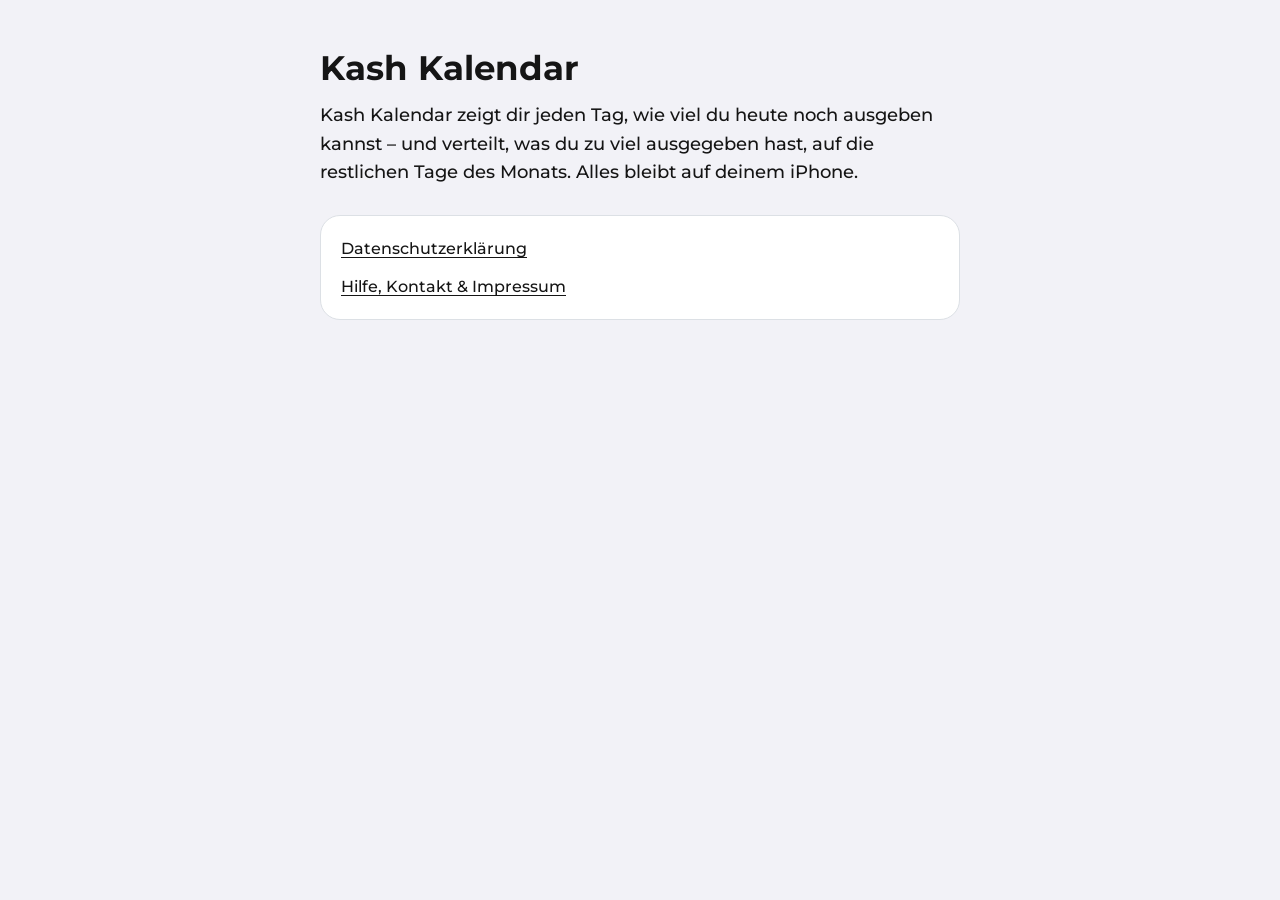
<file: index.html>
<!doctype html>
<html lang="de">
<head>
  <meta charset="utf-8">
  <meta name="viewport" content="width=device-width, initial-scale=1">
  <title>Kash Kalendar</title>
  <link rel="stylesheet" href="stil.css">
</head>
<body>
<main>
  <h1>Kash Kalendar</h1>
  <p class="einleitung">Kash Kalendar zeigt dir jeden Tag, wie viel du heute noch ausgeben kannst – und verteilt, was du zu viel ausgegeben hast, auf die restlichen Tage des Monats. Alles bleibt auf deinem iPhone.</p>

  <section class="box">
    <p><a href="datenschutz.html">Datenschutzerklärung</a></p>
    <p><a href="kontakt.html">Hilfe, Kontakt &amp; Impressum</a></p>
  </section>
</main>
</body>
</html>
</file>
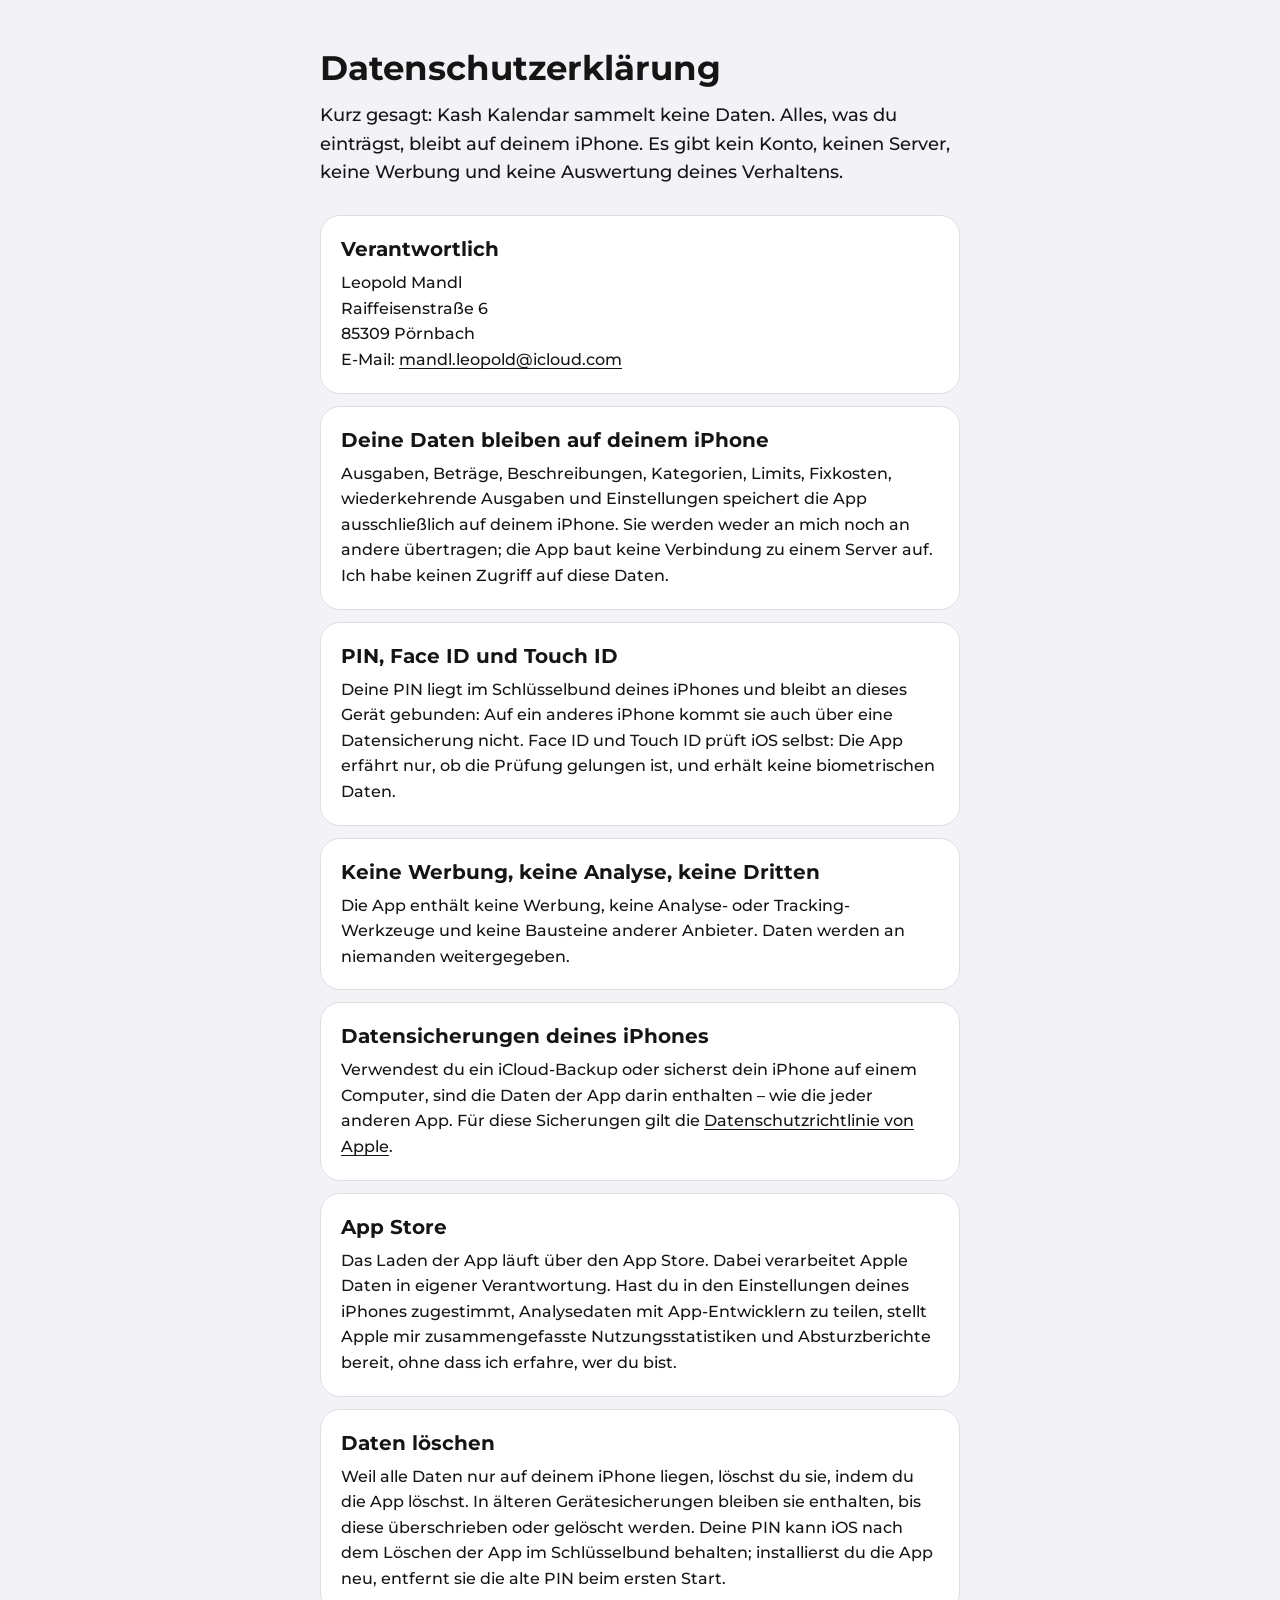
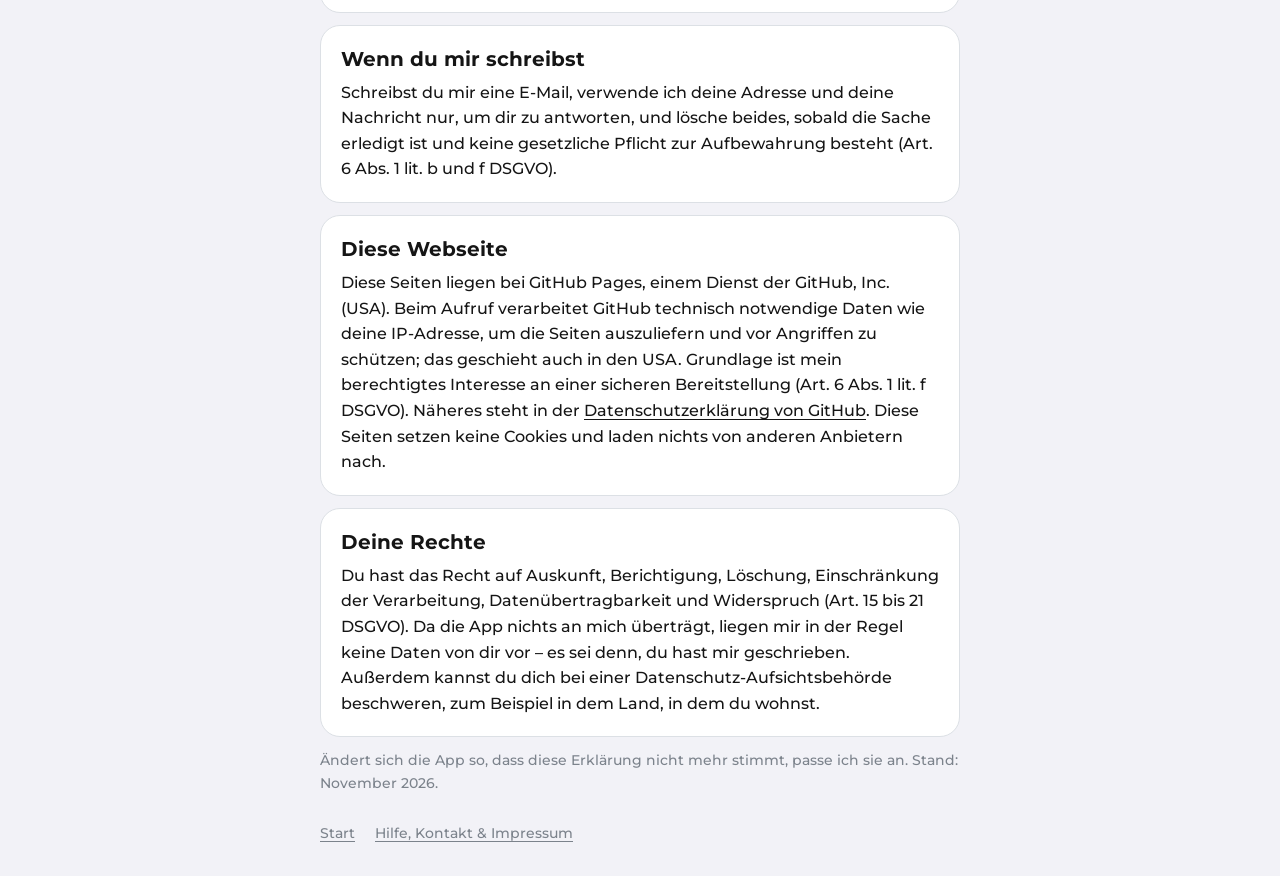
<file: datenschutz.html>
<!doctype html>
<html lang="de">
<head>
  <meta charset="utf-8">
  <meta name="viewport" content="width=device-width, initial-scale=1">
  <title>Datenschutz – Kash Kalendar</title>
  <link rel="stylesheet" href="stil.css">
</head>
<body>
<main>
  <h1>Datenschutz­erklärung</h1>
  <p class="einleitung">Kurz gesagt: Kash Kalendar sammelt keine Daten. Alles, was du einträgst, bleibt auf deinem iPhone. Es gibt kein Konto, keinen Server, keine Werbung und keine Auswertung deines Verhaltens.</p>

  <section class="box">
    <h2>Verantwortlich</h2>
    <address class="adresse">
      Leopold Mandl<br>
      Raiffeisenstraße 6<br>
      85309 Pörnbach<br>
      E-Mail: <a href="mailto:mandl.leopold@icloud.com">mandl.leopold@icloud.com</a>
    </address>
  </section>

  <section class="box">
    <h2>Deine Daten bleiben auf deinem iPhone</h2>
    <p>Ausgaben, Beträge, Beschreibungen, Kategorien, Limits, Fixkosten, wiederkehrende Ausgaben und Einstellungen speichert die App ausschließlich auf deinem iPhone. Sie werden weder an mich noch an andere übertragen; die App baut keine Verbindung zu einem Server auf. Ich habe keinen Zugriff auf diese Daten.</p>
  </section>

  <section class="box">
    <h2>PIN, Face ID und Touch ID</h2>
    <p>Deine PIN liegt im Schlüsselbund deines iPhones und bleibt an dieses Gerät gebunden: Auf ein anderes iPhone kommt sie auch über eine Datensicherung nicht. Face ID und Touch ID prüft iOS selbst: Die App erfährt nur, ob die Prüfung gelungen ist, und erhält keine biometrischen Daten.</p>
  </section>

  <section class="box">
    <h2>Keine Werbung, keine Analyse, keine Dritten</h2>
    <p>Die App enthält keine Werbung, keine Analyse- oder Tracking-Werkzeuge und keine Bausteine anderer Anbieter. Daten werden an niemanden weitergegeben.</p>
  </section>

  <section class="box">
    <h2>Datensicherungen deines iPhones</h2>
    <p>Verwendest du ein iCloud-Backup oder sicherst dein iPhone auf einem Computer, sind die Daten der App darin enthalten – wie die jeder anderen App. Für diese Sicherungen gilt die <a href="https://www.apple.com/de/legal/privacy/">Datenschutzrichtlinie von Apple</a>.</p>
  </section>

  <section class="box">
    <h2>App Store</h2>
    <p>Das Laden der App läuft über den App Store. Dabei verarbeitet Apple Daten in eigener Verantwortung. Hast du in den Einstellungen deines iPhones zugestimmt, Analysedaten mit App-Entwicklern zu teilen, stellt Apple mir zusammengefasste Nutzungsstatistiken und Absturzberichte bereit, ohne dass ich erfahre, wer du bist.</p>
  </section>

  <section class="box">
    <h2>Daten löschen</h2>
    <p>Weil alle Daten nur auf deinem iPhone liegen, löschst du sie, indem du die App löschst. In älteren Gerätesicherungen bleiben sie enthalten, bis diese überschrieben oder gelöscht werden. Deine PIN kann iOS nach dem Löschen der App im Schlüsselbund behalten; installierst du die App neu, entfernt sie die alte PIN beim ersten Start.</p>
  </section>

  <section class="box">
    <h2>Wenn du mir schreibst</h2>
    <p>Schreibst du mir eine E-Mail, verwende ich deine Adresse und deine Nachricht nur, um dir zu antworten, und lösche beides, sobald die Sache erledigt ist und keine gesetzliche Pflicht zur Aufbewahrung besteht (Art. 6 Abs. 1 lit. b und f DSGVO).</p>
  </section>

  <section class="box">
    <h2>Diese Webseite</h2>
    <p>Diese Seiten liegen bei GitHub Pages, einem Dienst der GitHub, Inc. (USA). Beim Aufruf verarbeitet GitHub technisch notwendige Daten wie deine IP-Adresse, um die Seiten auszuliefern und vor Angriffen zu schützen; das geschieht auch in den USA. Grundlage ist mein berechtigtes Interesse an einer sicheren Bereitstellung (Art. 6 Abs. 1 lit. f DSGVO). Näheres steht in der <a href="https://docs.github.com/de/site-policy/privacy-policies/github-general-privacy-statement">Datenschutzerklärung von GitHub</a>. Diese Seiten setzen keine Cookies und laden nichts von anderen Anbietern nach.</p>
  </section>

  <section class="box">
    <h2>Deine Rechte</h2>
    <p>Du hast das Recht auf Auskunft, Berichtigung, Löschung, Einschränkung der Verarbeitung, Datenübertragbarkeit und Widerspruch (Art. 15 bis 21 DSGVO). Da die App nichts an mich überträgt, liegen mir in der Regel keine Daten von dir vor – es sei denn, du hast mir geschrieben. Außerdem kannst du dich bei einer Datenschutz-Aufsichtsbehörde beschweren, zum Beispiel in dem Land, in dem du wohnst.</p>
  </section>

  <p class="leise">Ändert sich die App so, dass diese Erklärung nicht mehr stimmt, passe ich sie an. Stand: November 2026.</p>

  <nav>
    <a href="index.html">Start</a>
    <a href="kontakt.html">Hilfe, Kontakt &amp; Impressum</a>
  </nav>
</main>
</body>
</html>
</file>
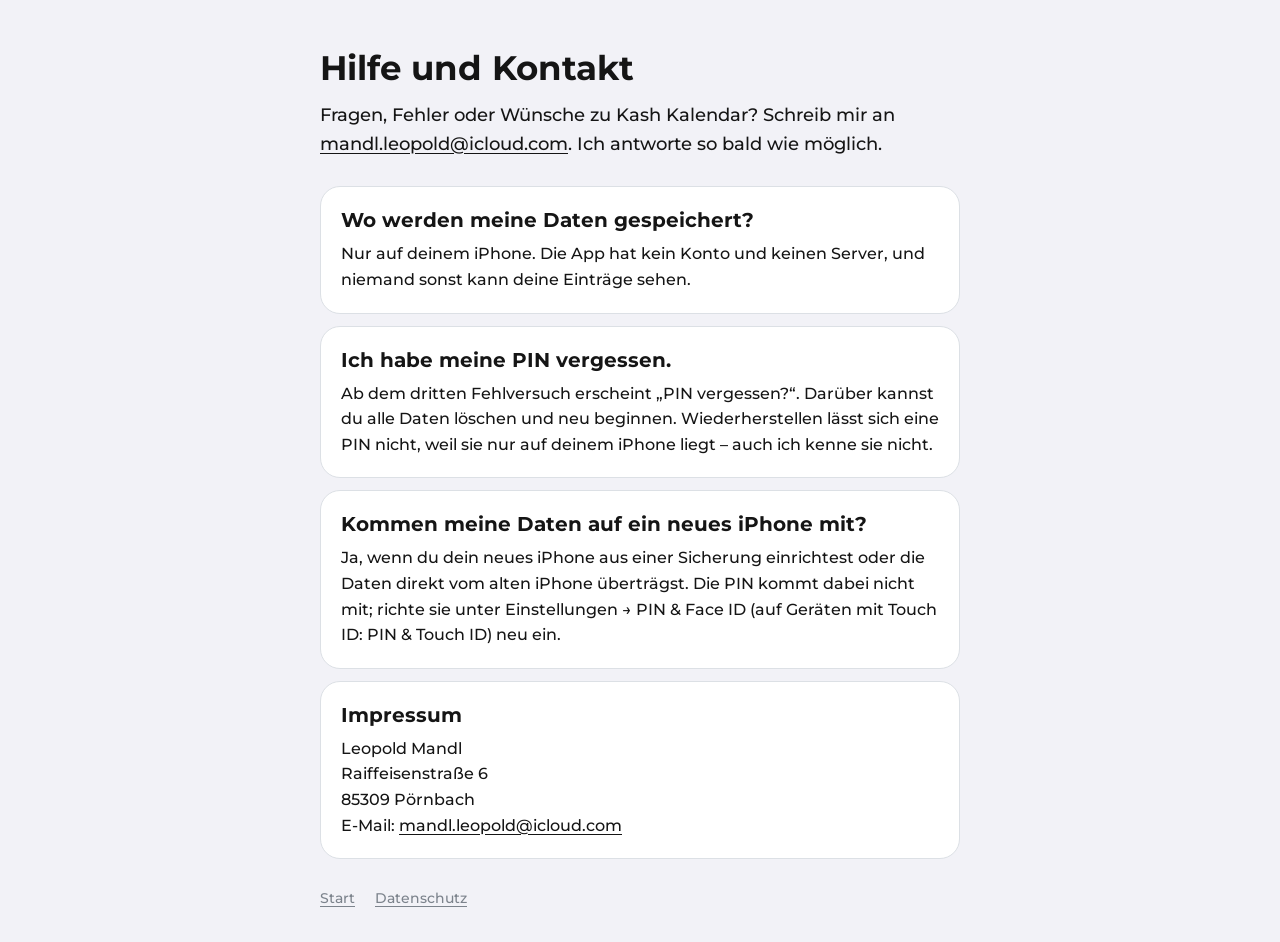
<file: kontakt.html>
<!doctype html>
<html lang="de">
<head>
  <meta charset="utf-8">
  <meta name="viewport" content="width=device-width, initial-scale=1">
  <title>Hilfe und Kontakt – Kash Kalendar</title>
  <link rel="stylesheet" href="stil.css">
</head>
<body>
<main>
  <h1>Hilfe und Kontakt</h1>
  <p class="einleitung">Fragen, Fehler oder Wünsche zu Kash Kalendar? Schreib mir an <a href="mailto:mandl.leopold@icloud.com">mandl.leopold@icloud.com</a>. Ich antworte so bald wie möglich.</p>

  <section class="box">
    <h2>Wo werden meine Daten gespeichert?</h2>
    <p>Nur auf deinem iPhone. Die App hat kein Konto und keinen Server, und niemand sonst kann deine Einträge sehen.</p>
  </section>

  <section class="box">
    <h2>Ich habe meine PIN vergessen.</h2>
    <p>Ab dem dritten Fehlversuch erscheint „PIN vergessen?“. Darüber kannst du alle Daten löschen und neu beginnen. Wiederherstellen lässt sich eine PIN nicht, weil sie nur auf deinem iPhone liegt – auch ich kenne sie nicht.</p>
  </section>

  <section class="box">
    <h2>Kommen meine Daten auf ein neues iPhone mit?</h2>
    <p>Ja, wenn du dein neues iPhone aus einer Sicherung einrichtest oder die Daten direkt vom alten iPhone überträgst. Die PIN kommt dabei nicht mit; richte sie unter Einstellungen → PIN &amp; Face ID (auf Geräten mit Touch ID: PIN &amp; Touch ID) neu ein.</p>
  </section>

  <section class="box">
    <h2>Impressum</h2>
    <address class="adresse">
      Leopold Mandl<br>
      Raiffeisenstraße 6<br>
      85309 Pörnbach<br>
      E-Mail: <a href="mailto:mandl.leopold@icloud.com">mandl.leopold@icloud.com</a>
    </address>
  </section>

  <nav>
    <a href="index.html">Start</a>
    <a href="datenschutz.html">Datenschutz</a>
  </nav>
</main>
</body>
</html>
</file>
<file: stil.css>
/* Die Seiten zu Datenschutz und Kontakt — in den Farben der App, hell und dunkel.
   Die Schrift liegt hier mit: Nichts wird von fremden Servern nachgeladen, und deshalb braucht
   diese Seite auch keinen Cookie-Hinweis. */

@font-face {
  font-family: "Montserrat";
  src: url("montserrat-medium.ttf") format("truetype");
  font-weight: 500;
  font-display: swap;
}

@font-face {
  font-family: "Montserrat";
  src: url("montserrat-bold.ttf") format("truetype");
  font-weight: 700;
  font-display: swap;
}

:root {
  --hintergrund: #F2F2F7;
  --flaeche: #FFFFFF;
  --kontur: #DCE0E5;
  --schrift: #151515;
  --grau: #7C838C;
  --markierung: #FFE7A3;
}

@media (prefers-color-scheme: dark) {
  :root {
    --hintergrund: #000000;
    --flaeche: #121212;
    --kontur: #33363C;
    --schrift: #E8E8E8;
    --grau: #9AA0A6;
    --markierung: #5C4A12;
  }
}

* { box-sizing: border-box; }

body {
  margin: 0;
  background: var(--hintergrund);
  color: var(--schrift);
  font-family: "Montserrat", -apple-system, BlinkMacSystemFont, "Helvetica Neue", sans-serif;
  font-weight: 500;
  font-size: 16px;
  line-height: 1.6;
  -webkit-text-size-adjust: 100%;
}

main {
  max-width: 680px;
  margin: 0 auto;
  padding: 48px 20px 32px;
}

h1 {
  font-weight: 700;
  font-size: 34px;
  line-height: 1.2;
  margin: 0 0 12px;
}

h2 {
  font-weight: 700;
  font-size: 20px;
  line-height: 1.3;
  margin: 0 0 8px;
}

p { margin: 0 0 12px; }
p:last-child { margin-bottom: 0; }

a { color: inherit; text-underline-offset: 3px; }

.einleitung {
  font-size: 18px;
  margin-bottom: 28px;
}

.box {
  background: var(--flaeche);
  border: 1px solid var(--kontur);
  border-radius: 20px;
  padding: 20px;
  margin-bottom: 12px;
}

.adresse { font-style: normal; }

.leise {
  color: var(--grau);
  font-size: 14px;
}

/* Was vor dem Hochladen noch ausgefüllt werden muss — auffällig, damit es nicht durchrutscht. */
mark {
  background: var(--markierung);
  color: inherit;
  border-radius: 4px;
  padding: 0 4px;
}

nav {
  margin-top: 28px;
  font-size: 14px;
  color: var(--grau);
}

nav a { margin-right: 16px; }
</file>
